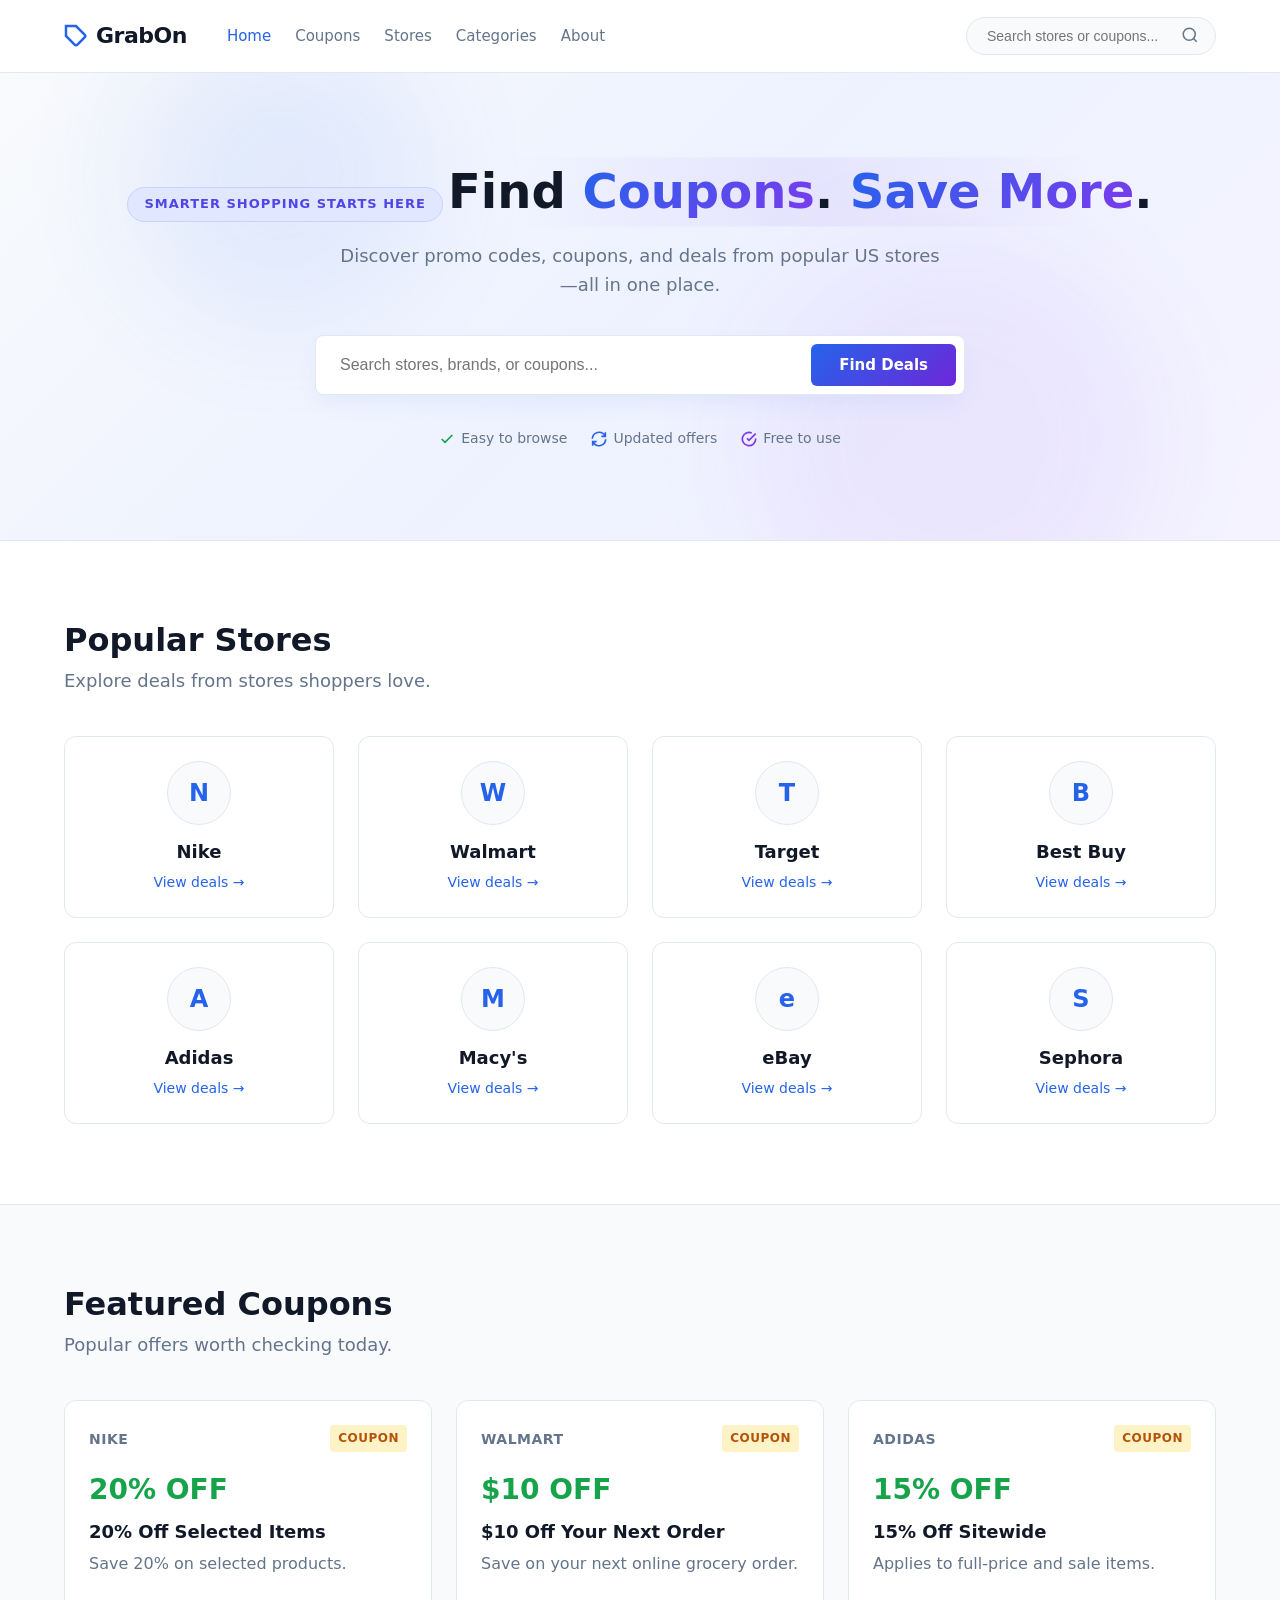
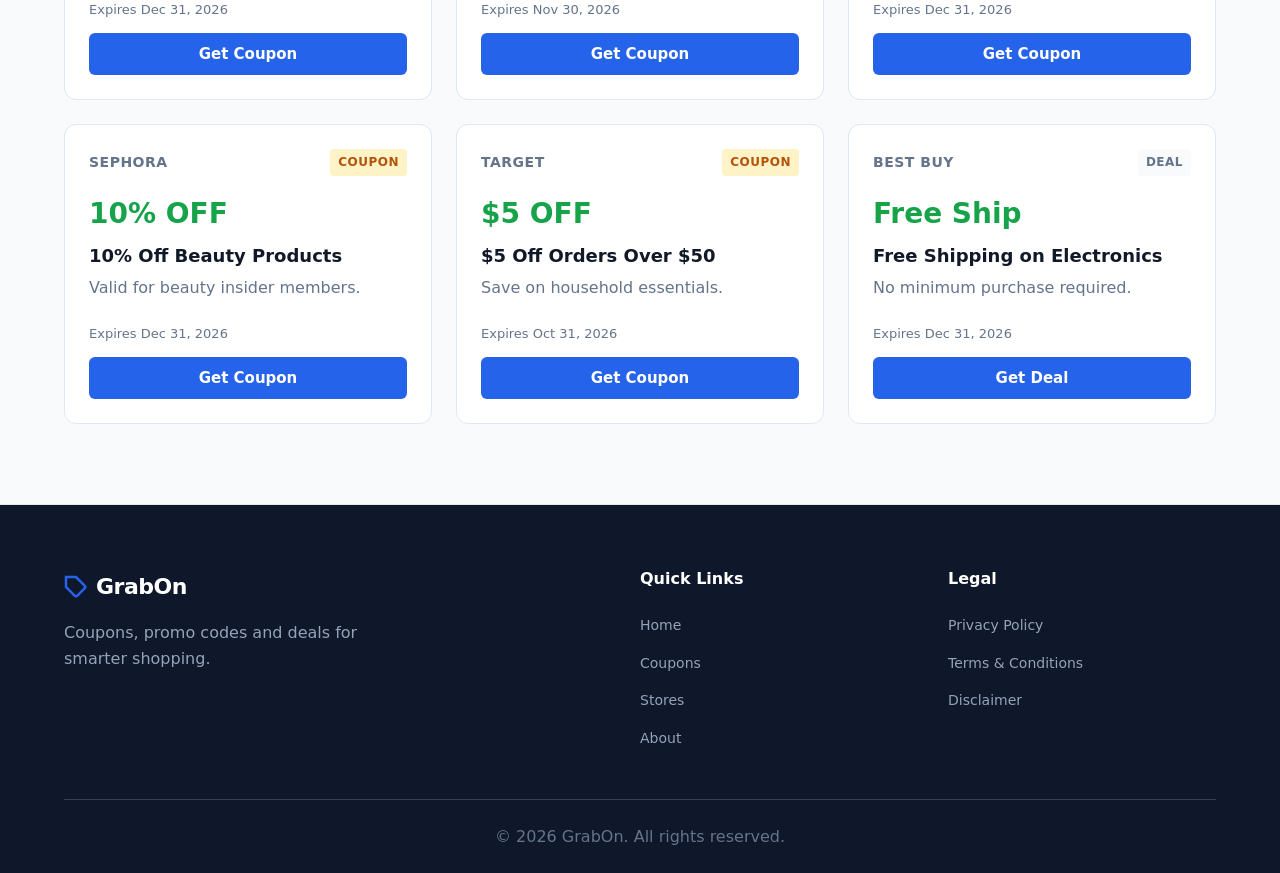
<file: index.html>
<!DOCTYPE html>
<html lang="en">
<head>
    <meta charset="UTF-8">
    <meta name="viewport" content="width=device-width, initial-scale=1.0">
    <title>GrabOn — Coupons, Promo Codes & Deals</title>
    <meta name="description" content="Find coupons, promo codes, and deals from popular US stores and save more on your online purchases.">
    <link rel="stylesheet" href="css/style.css">
</head>
<body>

    <!-- Header -->
    <header class="header">
        <div class="container header-container">
            <div class="header-left">
                <a href="index.html" class="logo">
                    <svg width="24" height="24" viewBox="0 0 24 24" fill="none" stroke="currentColor" stroke-width="2.5"><path d="M20.59 13.41l-7.17 7.17a2 2 0 0 1-2.83 0L2 12V2h10l8.59 8.59a2 2 0 0 1 0 2.82z"></path></svg>
                    GrabOn
                </a>
                <nav class="nav-desktop">
                    <a href="index.html" class="active">Home</a>
                    <a href="coupons.html">Coupons</a>
                    <a href="coupons.html">Stores</a>
                    <a href="coupons.html">Categories</a>
                    <a href="about.html">About</a>
                </nav>
            </div>
            
            <div class="header-right">
                <form action="coupons.html" method="GET" class="header-search-form">
                    <input type="text" name="search" placeholder="Search stores or coupons..." required>
                    <button type="submit">
                        <svg width="18" height="18" viewBox="0 0 24 24" fill="none" stroke="currentColor" stroke-width="2"><circle cx="11" cy="11" r="8"></circle><line x1="21" y1="21" x2="16.65" y2="16.65"></line></svg>
                    </button>
                </form>
                <button class="menu-toggle" id="mobile-menu-btn">
                    <svg width="24" height="24" viewBox="0 0 24 24" fill="none" stroke="currentColor" stroke-width="2"><path d="M3 12h18M3 6h18M3 18h18"></path></svg>
                </button>
            </div>
        </div>
        
        <!-- Mobile Menu -->
        <div class="mobile-menu" id="mobile-menu">
            <a href="index.html">Home</a>
            <a href="coupons.html">Coupons & Deals</a>
            <a href="about.html">About GrabOn</a>
            <form action="coupons.html" method="GET" style="display:flex; margin-top:8px;">
                <input type="text" name="search" placeholder="Search..." style="flex:1; padding:8px; border:1px solid var(--border-color); border-radius:4px;">
            </form>
        </div>
    </header>

    <!-- Hero -->
    <section class="hero">
        <!-- Decorative Background Blobs -->
        <div class="hero-blob hero-blob-1"></div>
        <div class="hero-blob hero-blob-2"></div>
        
        <div class="container">
            <span class="hero-eyebrow">Smarter Shopping Starts Here</span>
            <h1 class="hero-title">Find <span class="text-gradient">Coupons</span>. <span class="text-gradient">Save More</span>.</h1>
            <p class="hero-subtitle">Discover promo codes, coupons, and deals from popular US stores—all in one place.</p>
            
            <form action="coupons.html" method="GET" class="hero-search">
                <input type="text" name="search" placeholder="Search stores, brands, or coupons..." required>
                <button type="submit" class="btn-gradient">Find Deals</button>
            </form>
            
            <div class="hero-trust">
                <span class="trust-item">
                    <svg width="16" height="16" viewBox="0 0 24 24" fill="none" stroke="#16A34A" stroke-width="2.5"><polyline points="20 6 9 17 4 12"></polyline></svg>
                    Easy to browse
                </span>
                <span class="trust-item">
                    <svg width="16" height="16" viewBox="0 0 24 24" fill="none" stroke="#2563EB" stroke-width="2.5"><path d="M21.5 2v6h-6M2.5 22v-6h6M2 11.5a10 10 0 0 1 18.8-4.3M22 12.5a10 10 0 0 1-18.8 4.3"/></svg>
                    Updated offers
                </span>
                <span class="trust-item">
                    <svg width="16" height="16" viewBox="0 0 24 24" fill="none" stroke="#7C3AED" stroke-width="2.5"><path d="M22 11.08V12a10 10 0 1 1-5.93-9.14"></path><polyline points="22 4 12 14.01 9 11.01"></polyline></svg>
                    Free to use
                </span>
            </div>
        </div>
    </section>

    <!-- Popular Stores -->
    <section class="section">
        <div class="container">
            <div class="section-header">
                <h2>Popular Stores</h2>
                <p>Explore deals from stores shoppers love.</p>
            </div>
            
            <div class="stores-grid">
                <a href="coupons.html?store=Nike" class="store-card">
                    <div class="store-initial">N</div>
                    <h3>Nike</h3>
                    <span>View deals &rarr;</span>
                </a>
                <a href="coupons.html?store=Walmart" class="store-card">
                    <div class="store-initial">W</div>
                    <h3>Walmart</h3>
                    <span>View deals &rarr;</span>
                </a>
                <a href="coupons.html?store=Target" class="store-card">
                    <div class="store-initial">T</div>
                    <h3>Target</h3>
                    <span>View deals &rarr;</span>
                </a>
                <a href="coupons.html?store=Best Buy" class="store-card">
                    <div class="store-initial">B</div>
                    <h3>Best Buy</h3>
                    <span>View deals &rarr;</span>
                </a>
                <a href="coupons.html?store=Adidas" class="store-card">
                    <div class="store-initial">A</div>
                    <h3>Adidas</h3>
                    <span>View deals &rarr;</span>
                </a>
                <a href="coupons.html?store=Macy's" class="store-card">
                    <div class="store-initial">M</div>
                    <h3>Macy's</h3>
                    <span>View deals &rarr;</span>
                </a>
                <a href="coupons.html?store=eBay" class="store-card">
                    <div class="store-initial">e</div>
                    <h3>eBay</h3>
                    <span>View deals &rarr;</span>
                </a>
                <a href="coupons.html?store=Sephora" class="store-card">
                    <div class="store-initial">S</div>
                    <h3>Sephora</h3>
                    <span>View deals &rarr;</span>
                </a>
            </div>
        </div>
    </section>

    <!-- Featured Coupons -->
    <section class="section bg-sec">
        <div class="container">
            <div class="section-header">
                <h2>Featured Coupons</h2>
                <p>Popular offers worth checking today.</p>
            </div>
            
            <div class="coupons-grid" id="featured-coupons">
                <!-- Coupons injected via JS -->
            </div>
        </div>
    </section>

    <!-- Footer -->
    <footer class="footer">
        <div class="container">
            <div class="footer-grid">
                <div class="footer-brand">
                    <div class="logo">
                        <svg width="24" height="24" viewBox="0 0 24 24" fill="none" stroke="currentColor" stroke-width="2.5"><path d="M20.59 13.41l-7.17 7.17a2 2 0 0 1-2.83 0L2 12V2h10l8.59 8.59a2 2 0 0 1 0 2.82z"></path></svg>
                        GrabOn
                    </div>
                    <p>Coupons, promo codes and deals for smarter shopping.</p>
                </div>
                <div class="footer-links">
                    <h4>Quick Links</h4>
                    <ul>
                        <li><a href="index.html">Home</a></li>
                        <li><a href="coupons.html">Coupons</a></li>
                        <li><a href="coupons.html">Stores</a></li>
                        <li><a href="about.html">About</a></li>
                    </ul>
                </div>
                <div class="footer-links">
                    <h4>Legal</h4>
                    <ul>
                        <li><a href="privacy-policy.html">Privacy Policy</a></li>
                        <li><a href="terms.html">Terms & Conditions</a></li>
                        <li><a href="disclaimer.html">Disclaimer</a></li>
                    </ul>
                </div>
            </div>
            <div class="footer-bottom">
                <p>&copy; 2026 GrabOn. All rights reserved.</p>
            </div>
        </div>
    </footer>

    <!-- Coupon Modal -->
    <div class="modal-overlay" id="coupon-modal">
        <div class="modal-content">
            <button class="modal-close" id="modal-close">&times;</button>
            <p>Your Coupon</p>
            <div class="modal-store" id="modal-store">NIKE</div>
            <div class="modal-discount" id="modal-discount">20% OFF</div>
            
            <div class="modal-code-box" id="modal-code">SAVE20</div>
            
            <button class="modal-btn-copy" id="modal-copy-btn">Copy Code</button>
            <a href="#" class="modal-btn-visit">Visit Store</a>
        </div>
    </div>

    <script src="js/script.js"></script>
</body>
</html>
</file>
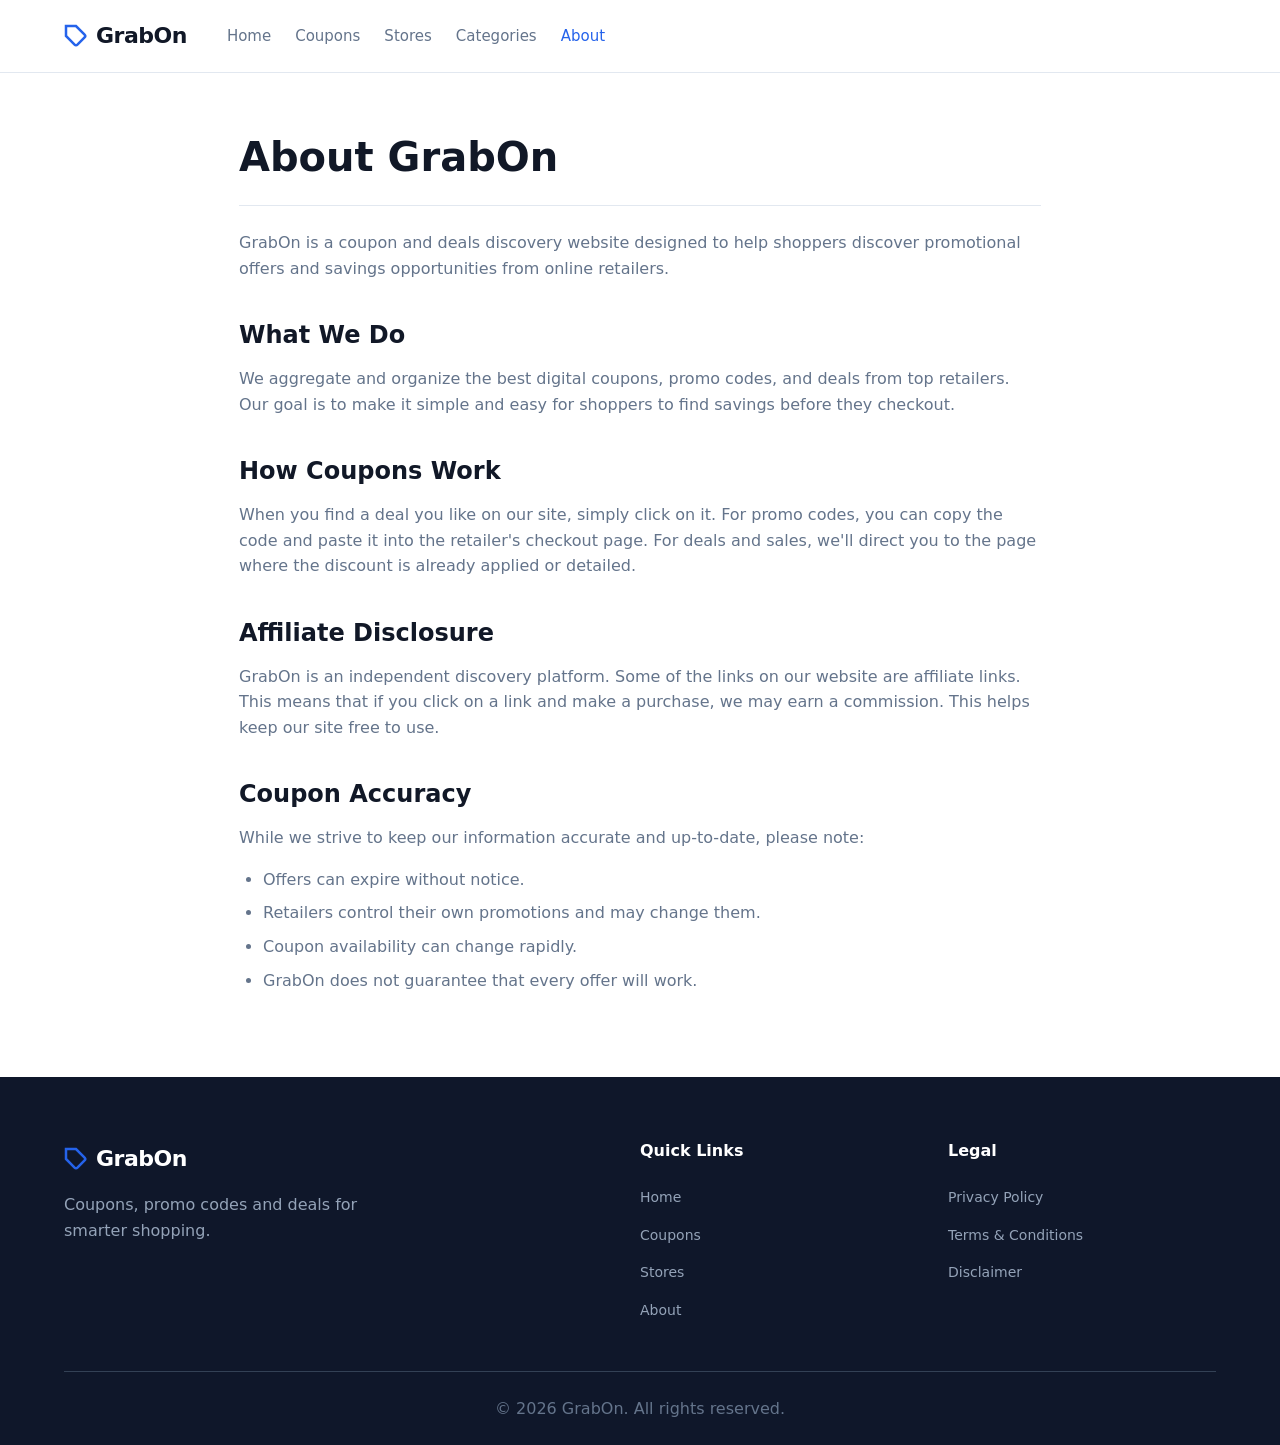
<file: about.html>
<!DOCTYPE html>
<html lang="en">
<head>
    <meta charset="UTF-8">
    <meta name="viewport" content="width=device-width, initial-scale=1.0">
    <title>About GrabOn — Coupons & Deals</title>
    <link rel="stylesheet" href="css/style.css">
</head>
<body>

    <!-- Header -->
    <header class="header">
        <div class="container header-container">
            <div class="header-left">
                <a href="index.html" class="logo">
                    <svg width="24" height="24" viewBox="0 0 24 24" fill="none" stroke="currentColor" stroke-width="2.5"><path d="M20.59 13.41l-7.17 7.17a2 2 0 0 1-2.83 0L2 12V2h10l8.59 8.59a2 2 0 0 1 0 2.82z"></path></svg>
                    GrabOn
                </a>
                <nav class="nav-desktop">
                    <a href="index.html">Home</a>
                    <a href="coupons.html">Coupons</a>
                    <a href="coupons.html">Stores</a>
                    <a href="coupons.html">Categories</a>
                    <a href="about.html" class="active">About</a>
                </nav>
            </div>
            
            <div class="header-right">
                <button class="menu-toggle" id="mobile-menu-btn">
                    <svg width="24" height="24" viewBox="0 0 24 24" fill="none" stroke="currentColor" stroke-width="2"><path d="M3 12h18M3 6h18M3 18h18"></path></svg>
                </button>
            </div>
        </div>
        <div class="mobile-menu" id="mobile-menu">
            <a href="index.html">Home</a>
            <a href="coupons.html">Coupons & Deals</a>
            <a href="about.html">About GrabOn</a>
        </div>
    </header>

    <div class="container">
        <div class="text-page">
            <h1>About GrabOn</h1>
            <p>GrabOn is a coupon and deals discovery website designed to help shoppers discover promotional offers and savings opportunities from online retailers.</p>
            
            <h2>What We Do</h2>
            <p>We aggregate and organize the best digital coupons, promo codes, and deals from top retailers. Our goal is to make it simple and easy for shoppers to find savings before they checkout.</p>
            
            <h2>How Coupons Work</h2>
            <p>When you find a deal you like on our site, simply click on it. For promo codes, you can copy the code and paste it into the retailer's checkout page. For deals and sales, we'll direct you to the page where the discount is already applied or detailed.</p>
            
            <h2>Affiliate Disclosure</h2>
            <p>GrabOn is an independent discovery platform. Some of the links on our website are affiliate links. This means that if you click on a link and make a purchase, we may earn a commission. This helps keep our site free to use.</p>
            
            <h2>Coupon Accuracy</h2>
            <p>While we strive to keep our information accurate and up-to-date, please note:</p>
            <ul>
                <li>Offers can expire without notice.</li>
                <li>Retailers control their own promotions and may change them.</li>
                <li>Coupon availability can change rapidly.</li>
                <li>GrabOn does not guarantee that every offer will work.</li>
            </ul>
        </div>
    </div>

    <!-- Footer -->
    <footer class="footer">
        <div class="container">
            <div class="footer-grid">
                <div class="footer-brand">
                    <div class="logo">
                        <svg width="24" height="24" viewBox="0 0 24 24" fill="none" stroke="currentColor" stroke-width="2.5"><path d="M20.59 13.41l-7.17 7.17a2 2 0 0 1-2.83 0L2 12V2h10l8.59 8.59a2 2 0 0 1 0 2.82z"></path></svg>
                        GrabOn
                    </div>
                    <p>Coupons, promo codes and deals for smarter shopping.</p>
                </div>
                <div class="footer-links">
                    <h4>Quick Links</h4>
                    <ul>
                        <li><a href="index.html">Home</a></li>
                        <li><a href="coupons.html">Coupons</a></li>
                        <li><a href="coupons.html">Stores</a></li>
                        <li><a href="about.html">About</a></li>
                    </ul>
                </div>
                <div class="footer-links">
                    <h4>Legal</h4>
                    <ul>
                        <li><a href="privacy-policy.html">Privacy Policy</a></li>
                        <li><a href="terms.html">Terms & Conditions</a></li>
                        <li><a href="disclaimer.html">Disclaimer</a></li>
                    </ul>
                </div>
            </div>
            <div class="footer-bottom">
                <p>&copy; 2026 GrabOn. All rights reserved.</p>
            </div>
        </div>
    </footer>

    <script src="js/script.js"></script>
</body>
</html>
</file>
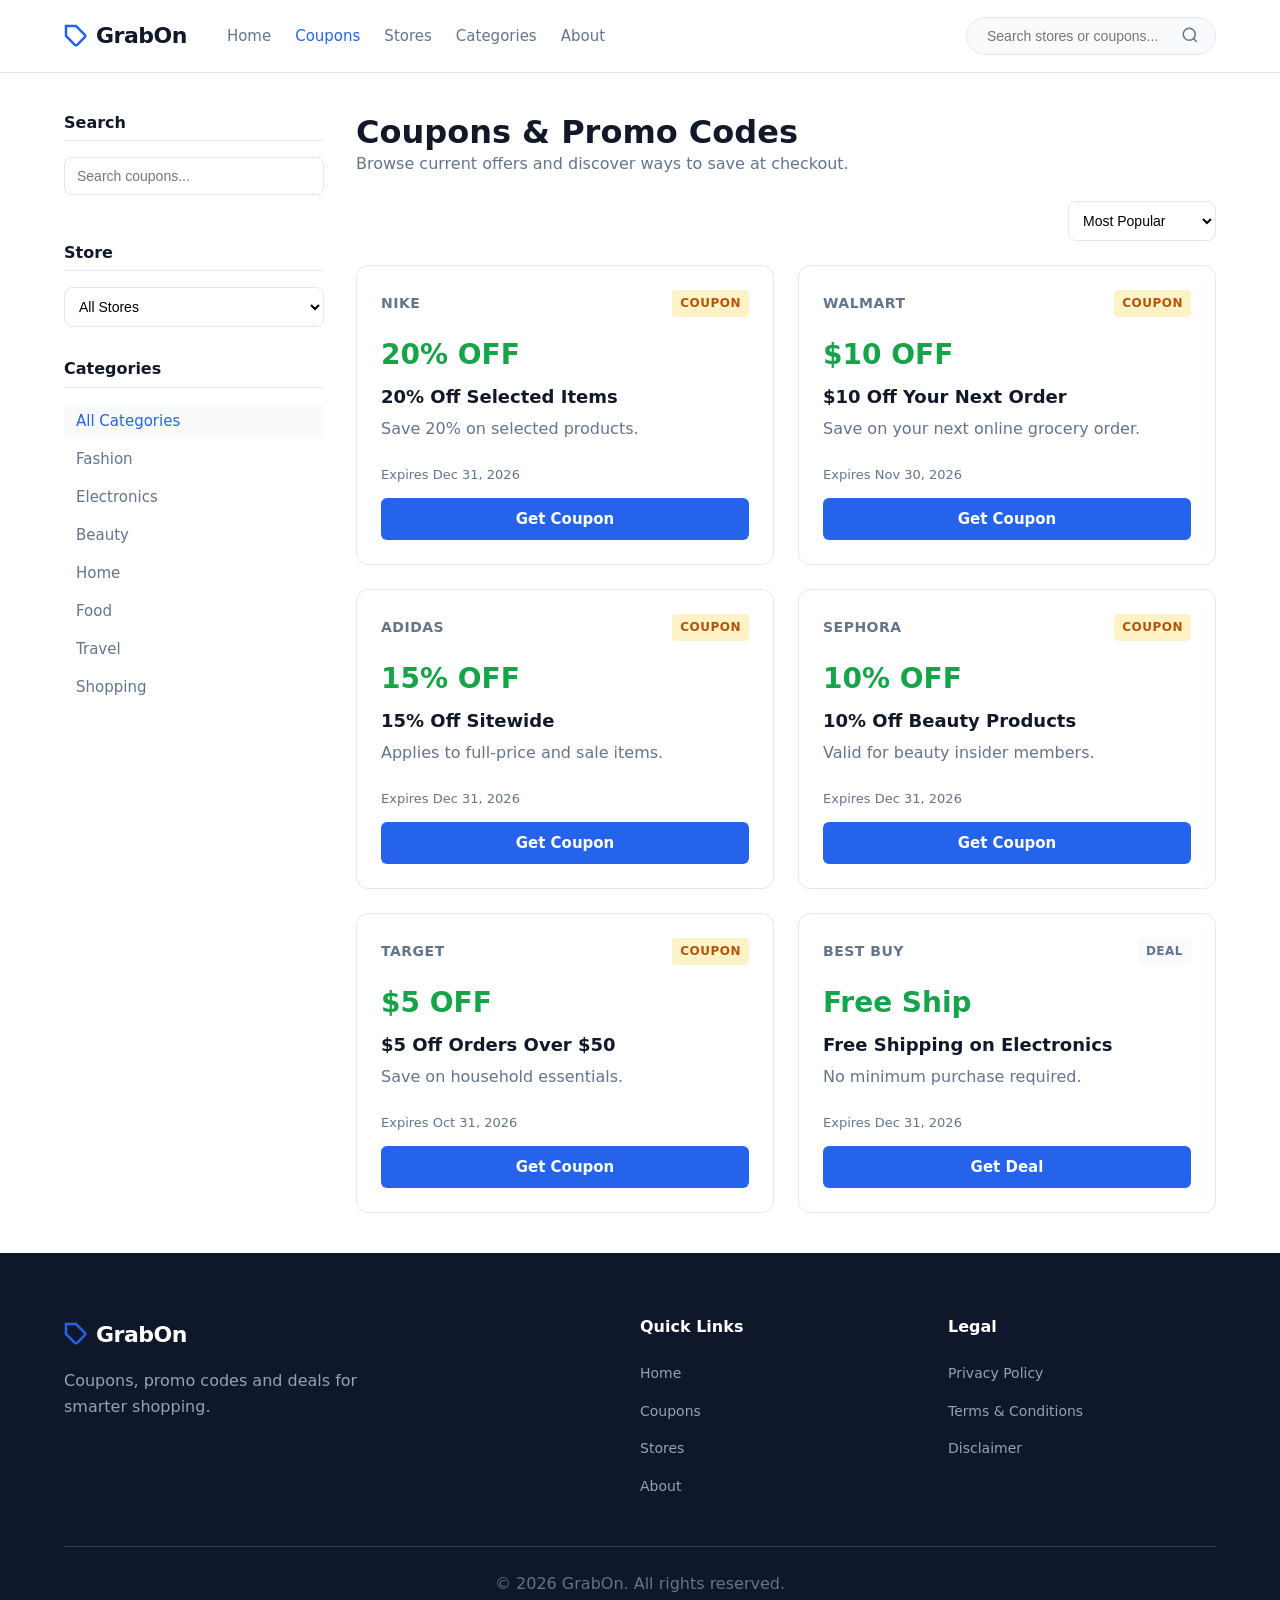
<file: coupons.html>
<!DOCTYPE html>
<html lang="en">
<head>
    <meta charset="UTF-8">
    <meta name="viewport" content="width=device-width, initial-scale=1.0">
    <title>Coupons & Promo Codes — GrabOn</title>
    <meta name="description" content="Browse current offers and discover ways to save at checkout.">
    <link rel="stylesheet" href="css/style.css">
</head>
<body>

    <!-- Header -->
    <header class="header">
        <div class="container header-container">
            <div class="header-left">
                <a href="index.html" class="logo">
                    <svg width="24" height="24" viewBox="0 0 24 24" fill="none" stroke="currentColor" stroke-width="2.5"><path d="M20.59 13.41l-7.17 7.17a2 2 0 0 1-2.83 0L2 12V2h10l8.59 8.59a2 2 0 0 1 0 2.82z"></path></svg>
                    GrabOn
                </a>
                <nav class="nav-desktop">
                    <a href="index.html">Home</a>
                    <a href="coupons.html" class="active">Coupons</a>
                    <a href="coupons.html">Stores</a>
                    <a href="coupons.html">Categories</a>
                    <a href="about.html">About</a>
                </nav>
            </div>
            
            <div class="header-right">
                <form action="coupons.html" method="GET" class="header-search-form">
                    <input type="text" name="search" placeholder="Search stores or coupons...">
                    <button type="submit">
                        <svg width="18" height="18" viewBox="0 0 24 24" fill="none" stroke="currentColor" stroke-width="2"><circle cx="11" cy="11" r="8"></circle><line x1="21" y1="21" x2="16.65" y2="16.65"></line></svg>
                    </button>
                </form>
                <button class="menu-toggle" id="mobile-menu-btn">
                    <svg width="24" height="24" viewBox="0 0 24 24" fill="none" stroke="currentColor" stroke-width="2"><path d="M3 12h18M3 6h18M3 18h18"></path></svg>
                </button>
            </div>
        </div>
        <!-- Mobile Menu -->
        <div class="mobile-menu" id="mobile-menu">
            <a href="index.html">Home</a>
            <a href="coupons.html">Coupons & Deals</a>
            <a href="about.html">About GrabOn</a>
        </div>
    </header>

    <div class="container">
        <div class="page-layout">
            
            <!-- Sidebar -->
            <aside class="sidebar">
                <div class="filter-group">
                    <h3>Search</h3>
                    <input type="text" id="page-search" class="filter-search" placeholder="Search coupons...">
                </div>
                
                <div class="filter-group">
                    <h3>Store</h3>
                    <select id="store-filter" class="filter-select">
                        <option value="All">All Stores</option>
                        <option value="Nike">Nike</option>
                        <option value="Walmart">Walmart</option>
                        <option value="Target">Target</option>
                        <option value="Best Buy">Best Buy</option>
                        <option value="Adidas">Adidas</option>
                        <option value="Sephora">Sephora</option>
                    </select>
                </div>

                <div class="filter-group">
                    <h3>Categories</h3>
                    <div class="filter-list">
                        <button class="filter-btn cat-btn active" data-cat="All">All Categories</button>
                        <button class="filter-btn cat-btn" data-cat="Fashion">Fashion</button>
                        <button class="filter-btn cat-btn" data-cat="Electronics">Electronics</button>
                        <button class="filter-btn cat-btn" data-cat="Beauty">Beauty</button>
                        <button class="filter-btn cat-btn" data-cat="Home">Home</button>
                        <button class="filter-btn cat-btn" data-cat="Food">Food</button>
                        <button class="filter-btn cat-btn" data-cat="Travel">Travel</button>
                        <button class="filter-btn cat-btn" data-cat="Shopping">Shopping</button>
                    </div>
                </div>
            </aside>

            <!-- Main Content -->
            <main class="main-content">
                <div class="section-header" style="margin-bottom: 24px;">
                    <h1 style="font-size: 32px;">Coupons & Promo Codes</h1>
                    <p style="font-size: 16px;">Browse current offers and discover ways to save at checkout.</p>
                </div>
                
                <div class="page-controls">
                    <div></div>
                    <select class="filter-select" style="width: auto;">
                        <option>Most Popular</option>
                        <option>Highest Discount</option>
                        <option>Newest</option>
                    </select>
                </div>

                <div class="coupons-grid" id="coupons-list" style="grid-template-columns: repeat(2, 1fr);">
                    <!-- Coupons injected via JS -->
                </div>
            </main>

        </div>
    </div>

    <!-- Footer -->
    <footer class="footer">
        <div class="container">
            <div class="footer-grid">
                <div class="footer-brand">
                    <div class="logo">
                        <svg width="24" height="24" viewBox="0 0 24 24" fill="none" stroke="currentColor" stroke-width="2.5"><path d="M20.59 13.41l-7.17 7.17a2 2 0 0 1-2.83 0L2 12V2h10l8.59 8.59a2 2 0 0 1 0 2.82z"></path></svg>
                        GrabOn
                    </div>
                    <p>Coupons, promo codes and deals for smarter shopping.</p>
                </div>
                <div class="footer-links">
                    <h4>Quick Links</h4>
                    <ul>
                        <li><a href="index.html">Home</a></li>
                        <li><a href="coupons.html">Coupons</a></li>
                        <li><a href="coupons.html">Stores</a></li>
                        <li><a href="about.html">About</a></li>
                    </ul>
                </div>
                <div class="footer-links">
                    <h4>Legal</h4>
                    <ul>
                        <li><a href="privacy-policy.html">Privacy Policy</a></li>
                        <li><a href="terms.html">Terms & Conditions</a></li>
                        <li><a href="disclaimer.html">Disclaimer</a></li>
                    </ul>
                </div>
            </div>
            <div class="footer-bottom">
                <p>&copy; 2026 GrabOn. All rights reserved.</p>
            </div>
        </div>
    </footer>

    <!-- Coupon Modal -->
    <div class="modal-overlay" id="coupon-modal">
        <div class="modal-content">
            <button class="modal-close" id="modal-close">&times;</button>
            <p>Your Coupon</p>
            <div class="modal-store" id="modal-store">NIKE</div>
            <div class="modal-discount" id="modal-discount">20% OFF</div>
            
            <div class="modal-code-box" id="modal-code">SAVE20</div>
            
            <button class="modal-btn-copy" id="modal-copy-btn">Copy Code</button>
            <a href="#" class="modal-btn-visit">Visit Store</a>
        </div>
    </div>

    <script src="js/script.js"></script>
</body>
</html>
</file>
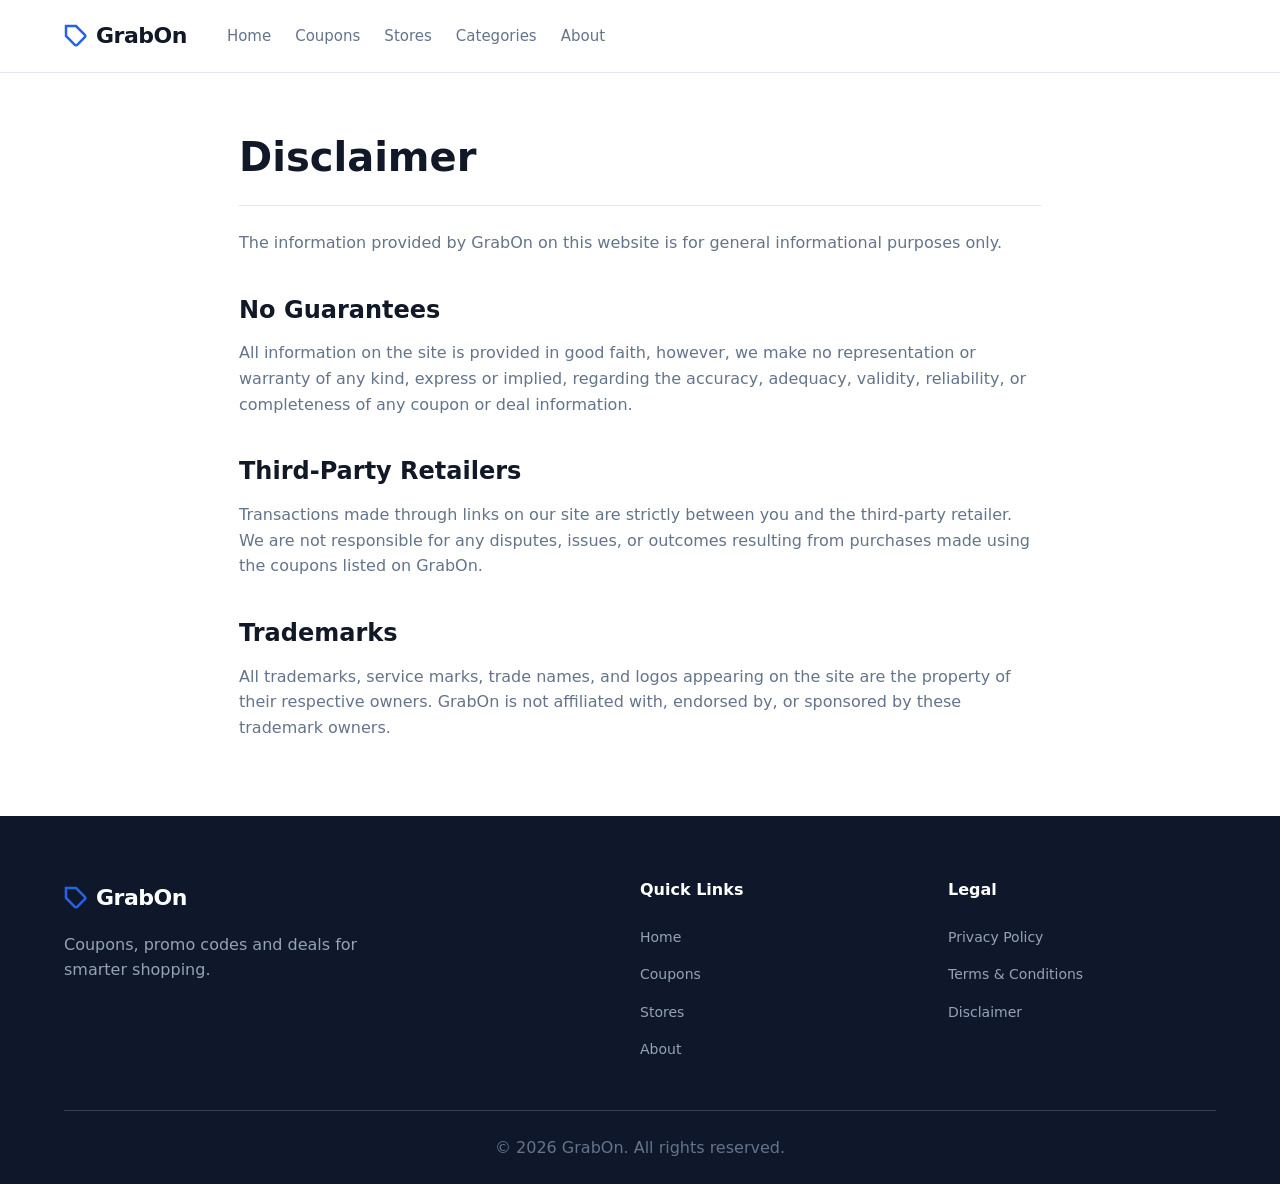
<file: disclaimer.html>
<!DOCTYPE html>
<html lang="en">
<head>
    <meta charset="UTF-8">
    <meta name="viewport" content="width=device-width, initial-scale=1.0">
    <title>Disclaimer — GrabOn</title>
    <link rel="stylesheet" href="css/style.css">
</head>
<body>

    <!-- Header -->
    <header class="header">
        <div class="container header-container">
            <div class="header-left">
                <a href="index.html" class="logo">
                    <svg width="24" height="24" viewBox="0 0 24 24" fill="none" stroke="currentColor" stroke-width="2.5"><path d="M20.59 13.41l-7.17 7.17a2 2 0 0 1-2.83 0L2 12V2h10l8.59 8.59a2 2 0 0 1 0 2.82z"></path></svg>
                    GrabOn
                </a>
                <nav class="nav-desktop">
                    <a href="index.html">Home</a>
                    <a href="coupons.html">Coupons</a>
                    <a href="coupons.html">Stores</a>
                    <a href="coupons.html">Categories</a>
                    <a href="about.html">About</a>
                </nav>
            </div>
            
            <div class="header-right">
                <button class="menu-toggle" id="mobile-menu-btn">
                    <svg width="24" height="24" viewBox="0 0 24 24" fill="none" stroke="currentColor" stroke-width="2"><path d="M3 12h18M3 6h18M3 18h18"></path></svg>
                </button>
            </div>
        </div>
        <div class="mobile-menu" id="mobile-menu">
            <a href="index.html">Home</a>
            <a href="coupons.html">Coupons & Deals</a>
            <a href="about.html">About GrabOn</a>
        </div>
    </header>

    <div class="container">
        <div class="text-page">
            <h1>Disclaimer</h1>
            
            <p>The information provided by GrabOn on this website is for general informational purposes only.</p>
            
            <h2>No Guarantees</h2>
            <p>All information on the site is provided in good faith, however, we make no representation or warranty of any kind, express or implied, regarding the accuracy, adequacy, validity, reliability, or completeness of any coupon or deal information.</p>
            
            <h2>Third-Party Retailers</h2>
            <p>Transactions made through links on our site are strictly between you and the third-party retailer. We are not responsible for any disputes, issues, or outcomes resulting from purchases made using the coupons listed on GrabOn.</p>
            
            <h2>Trademarks</h2>
            <p>All trademarks, service marks, trade names, and logos appearing on the site are the property of their respective owners. GrabOn is not affiliated with, endorsed by, or sponsored by these trademark owners.</p>
        </div>
    </div>

    <!-- Footer -->
    <footer class="footer">
        <div class="container">
            <div class="footer-grid">
                <div class="footer-brand">
                    <div class="logo">
                        <svg width="24" height="24" viewBox="0 0 24 24" fill="none" stroke="currentColor" stroke-width="2.5"><path d="M20.59 13.41l-7.17 7.17a2 2 0 0 1-2.83 0L2 12V2h10l8.59 8.59a2 2 0 0 1 0 2.82z"></path></svg>
                        GrabOn
                    </div>
                    <p>Coupons, promo codes and deals for smarter shopping.</p>
                </div>
                <div class="footer-links">
                    <h4>Quick Links</h4>
                    <ul>
                        <li><a href="index.html">Home</a></li>
                        <li><a href="coupons.html">Coupons</a></li>
                        <li><a href="coupons.html">Stores</a></li>
                        <li><a href="about.html">About</a></li>
                    </ul>
                </div>
                <div class="footer-links">
                    <h4>Legal</h4>
                    <ul>
                        <li><a href="privacy-policy.html">Privacy Policy</a></li>
                        <li><a href="terms.html">Terms & Conditions</a></li>
                        <li><a href="disclaimer.html">Disclaimer</a></li>
                    </ul>
                </div>
            </div>
            <div class="footer-bottom">
                <p>&copy; 2026 GrabOn. All rights reserved.</p>
            </div>
        </div>
    </footer>

    <script src="js/script.js"></script>
</body>
</html>
</file>
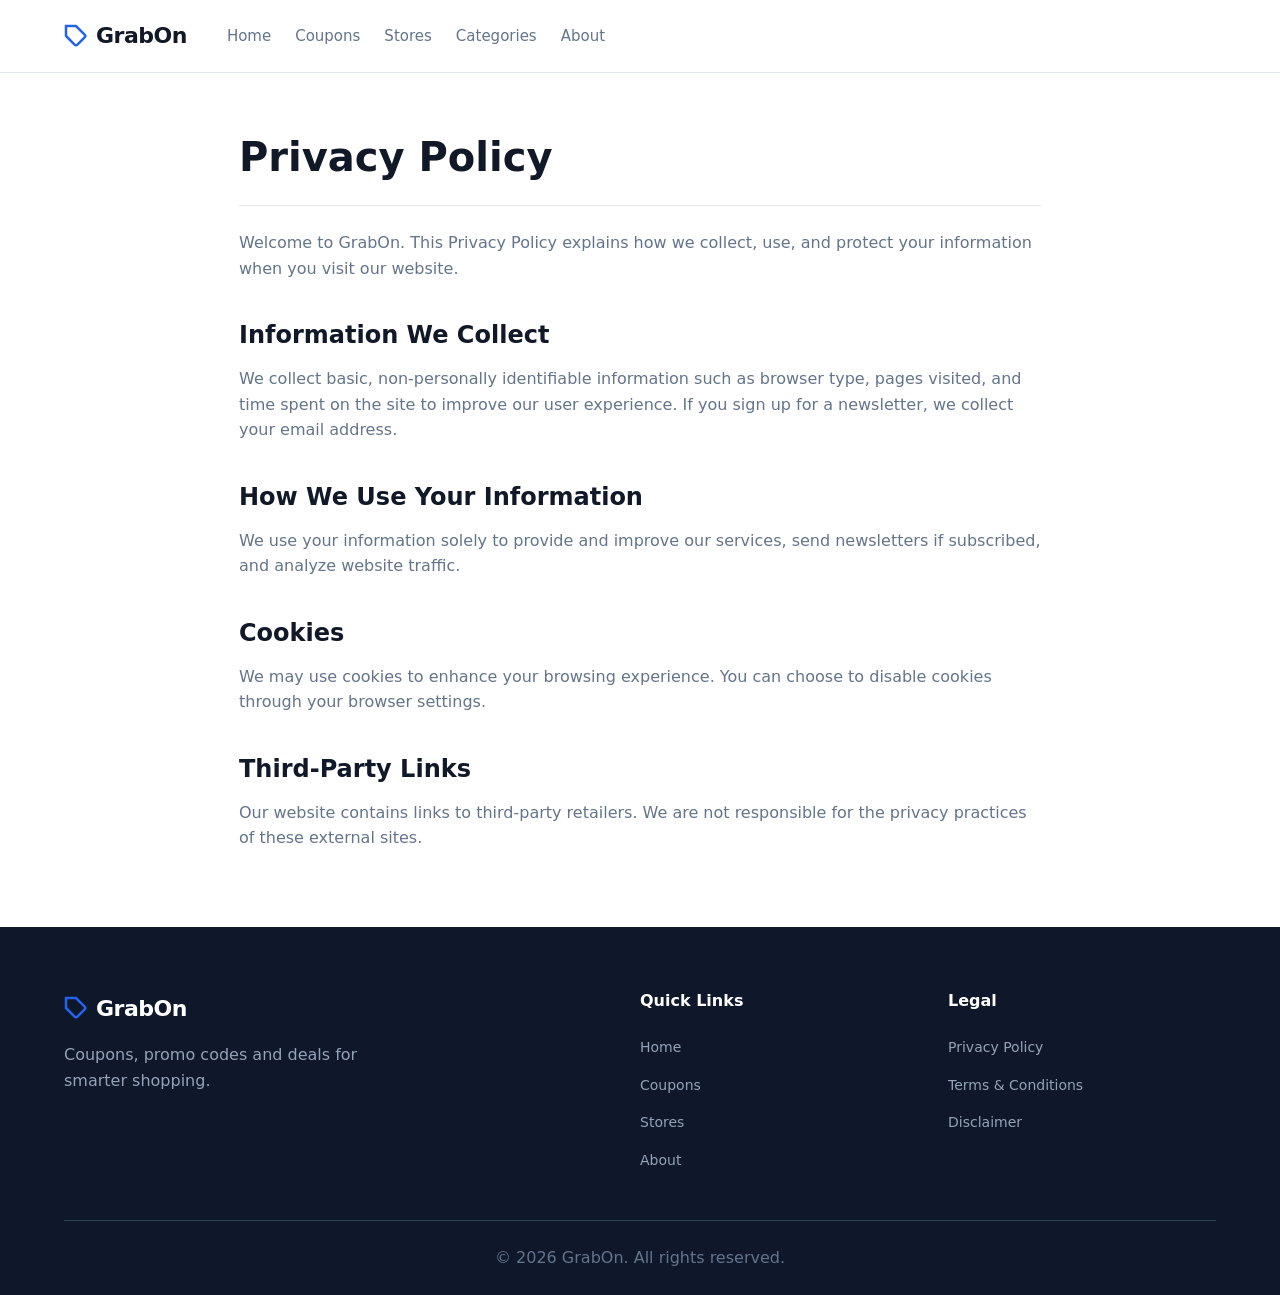
<file: privacy-policy.html>
<!DOCTYPE html>
<html lang="en">
<head>
    <meta charset="UTF-8">
    <meta name="viewport" content="width=device-width, initial-scale=1.0">
    <title>Privacy Policy — GrabOn</title>
    <link rel="stylesheet" href="css/style.css">
</head>
<body>

    <!-- Header -->
    <header class="header">
        <div class="container header-container">
            <div class="header-left">
                <a href="index.html" class="logo">
                    <svg width="24" height="24" viewBox="0 0 24 24" fill="none" stroke="currentColor" stroke-width="2.5"><path d="M20.59 13.41l-7.17 7.17a2 2 0 0 1-2.83 0L2 12V2h10l8.59 8.59a2 2 0 0 1 0 2.82z"></path></svg>
                    GrabOn
                </a>
                <nav class="nav-desktop">
                    <a href="index.html">Home</a>
                    <a href="coupons.html">Coupons</a>
                    <a href="coupons.html">Stores</a>
                    <a href="coupons.html">Categories</a>
                    <a href="about.html">About</a>
                </nav>
            </div>
            
            <div class="header-right">
                <button class="menu-toggle" id="mobile-menu-btn">
                    <svg width="24" height="24" viewBox="0 0 24 24" fill="none" stroke="currentColor" stroke-width="2"><path d="M3 12h18M3 6h18M3 18h18"></path></svg>
                </button>
            </div>
        </div>
        <div class="mobile-menu" id="mobile-menu">
            <a href="index.html">Home</a>
            <a href="coupons.html">Coupons & Deals</a>
            <a href="about.html">About GrabOn</a>
        </div>
    </header>

    <div class="container">
        <div class="text-page">
            <h1>Privacy Policy</h1>
            
            <p>Welcome to GrabOn. This Privacy Policy explains how we collect, use, and protect your information when you visit our website.</p>
            
            <h2>Information We Collect</h2>
            <p>We collect basic, non-personally identifiable information such as browser type, pages visited, and time spent on the site to improve our user experience. If you sign up for a newsletter, we collect your email address.</p>
            
            <h2>How We Use Your Information</h2>
            <p>We use your information solely to provide and improve our services, send newsletters if subscribed, and analyze website traffic.</p>
            
            <h2>Cookies</h2>
            <p>We may use cookies to enhance your browsing experience. You can choose to disable cookies through your browser settings.</p>
            
            <h2>Third-Party Links</h2>
            <p>Our website contains links to third-party retailers. We are not responsible for the privacy practices of these external sites.</p>
        </div>
    </div>

    <!-- Footer -->
    <footer class="footer">
        <div class="container">
            <div class="footer-grid">
                <div class="footer-brand">
                    <div class="logo">
                        <svg width="24" height="24" viewBox="0 0 24 24" fill="none" stroke="currentColor" stroke-width="2.5"><path d="M20.59 13.41l-7.17 7.17a2 2 0 0 1-2.83 0L2 12V2h10l8.59 8.59a2 2 0 0 1 0 2.82z"></path></svg>
                        GrabOn
                    </div>
                    <p>Coupons, promo codes and deals for smarter shopping.</p>
                </div>
                <div class="footer-links">
                    <h4>Quick Links</h4>
                    <ul>
                        <li><a href="index.html">Home</a></li>
                        <li><a href="coupons.html">Coupons</a></li>
                        <li><a href="coupons.html">Stores</a></li>
                        <li><a href="about.html">About</a></li>
                    </ul>
                </div>
                <div class="footer-links">
                    <h4>Legal</h4>
                    <ul>
                        <li><a href="privacy-policy.html">Privacy Policy</a></li>
                        <li><a href="terms.html">Terms & Conditions</a></li>
                        <li><a href="disclaimer.html">Disclaimer</a></li>
                    </ul>
                </div>
            </div>
            <div class="footer-bottom">
                <p>&copy; 2026 GrabOn. All rights reserved.</p>
            </div>
        </div>
    </footer>

    <script src="js/script.js"></script>
</body>
</html>
</file>
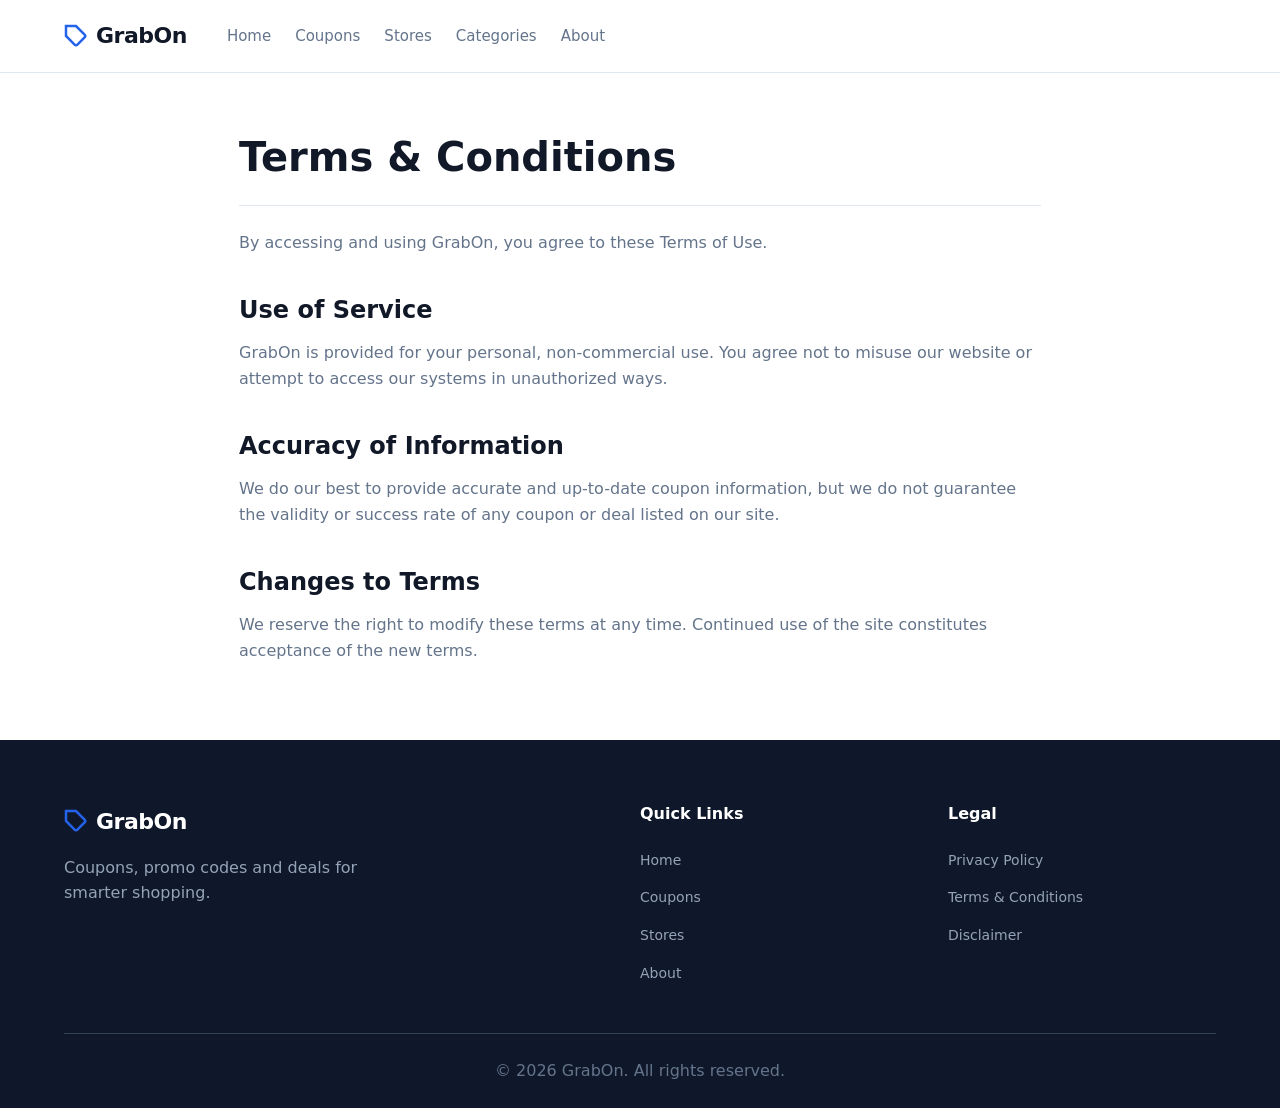
<file: terms.html>
<!DOCTYPE html>
<html lang="en">
<head>
    <script async defer src="https://tools.luckyorange.com/core/lo.js?site-id=6d7fcd43"></script>
    <meta charset="UTF-8">
    <meta name="viewport" content="width=device-width, initial-scale=1.0">
    <title>Terms & Conditions — GrabOn</title>
    <link rel="stylesheet" href="css/style.css">
</head>
<body>

    <!-- Header -->
    <header class="header">
        <div class="container header-container">
            <div class="header-left">
                <a href="index.html" class="logo">
                    <svg width="24" height="24" viewBox="0 0 24 24" fill="none" stroke="currentColor" stroke-width="2.5"><path d="M20.59 13.41l-7.17 7.17a2 2 0 0 1-2.83 0L2 12V2h10l8.59 8.59a2 2 0 0 1 0 2.82z"></path></svg>
                    GrabOn
                </a>
                <nav class="nav-desktop">
                    <a href="index.html">Home</a>
                    <a href="coupons.html">Coupons</a>
                    <a href="coupons.html">Stores</a>
                    <a href="coupons.html">Categories</a>
                    <a href="about.html">About</a>
                </nav>
            </div>
            
            <div class="header-right">
                <button class="menu-toggle" id="mobile-menu-btn">
                    <svg width="24" height="24" viewBox="0 0 24 24" fill="none" stroke="currentColor" stroke-width="2"><path d="M3 12h18M3 6h18M3 18h18"></path></svg>
                </button>
            </div>
        </div>
        <div class="mobile-menu" id="mobile-menu">
            <a href="index.html">Home</a>
            <a href="coupons.html">Coupons & Deals</a>
            <a href="about.html">About GrabOn</a>
        </div>
    </header>

    <div class="container">
        <div class="text-page">
            <h1>Terms & Conditions</h1>
            
            <p>By accessing and using GrabOn, you agree to these Terms of Use.</p>
            
            <h2>Use of Service</h2>
            <p>GrabOn is provided for your personal, non-commercial use. You agree not to misuse our website or attempt to access our systems in unauthorized ways.</p>
            
            <h2>Accuracy of Information</h2>
            <p>We do our best to provide accurate and up-to-date coupon information, but we do not guarantee the validity or success rate of any coupon or deal listed on our site.</p>
            
            <h2>Changes to Terms</h2>
            <p>We reserve the right to modify these terms at any time. Continued use of the site constitutes acceptance of the new terms.</p>
        </div>
    </div>

    <!-- Footer -->
    <footer class="footer">
        <div class="container">
            <div class="footer-grid">
                <div class="footer-brand">
                    <div class="logo">
                        <svg width="24" height="24" viewBox="0 0 24 24" fill="none" stroke="currentColor" stroke-width="2.5"><path d="M20.59 13.41l-7.17 7.17a2 2 0 0 1-2.83 0L2 12V2h10l8.59 8.59a2 2 0 0 1 0 2.82z"></path></svg>
                        GrabOn
                    </div>
                    <p>Coupons, promo codes and deals for smarter shopping.</p>
                </div>
                <div class="footer-links">
                    <h4>Quick Links</h4>
                    <ul>
                        <li><a href="index.html">Home</a></li>
                        <li><a href="coupons.html">Coupons</a></li>
                        <li><a href="coupons.html">Stores</a></li>
                        <li><a href="about.html">About</a></li>
                    </ul>
                </div>
                <div class="footer-links">
                    <h4>Legal</h4>
                    <ul>
                        <li><a href="privacy-policy.html">Privacy Policy</a></li>
                        <li><a href="terms.html">Terms & Conditions</a></li>
                        <li><a href="disclaimer.html">Disclaimer</a></li>
                    </ul>
                </div>
            </div>
            <div class="footer-bottom">
                <p>&copy; 2026 GrabOn. All rights reserved.</p>
            </div>
        </div>
    </footer>

    <script src="js/script.js"></script>
</body>
</html>
</file>
<file: css/style.css>
/* ==========================================================================
   RESET & VARIABLES
   ========================================================================== */
:root {
    --bg-main: #FFFFFF;
    --bg-sec: #F8FAFC;
    --text-primary: #111827;
    --text-sec: #64748B;
    --border-color: #E2E8F0;
    --primary: #2563EB;
    --primary-hover: #1D4ED8;
    --success: #16A34A;
    --footer-bg: #0F172A;
    
    --font-sans: 'Inter', system-ui, -apple-system, BlinkMacSystemFont, "Segoe UI", sans-serif;
    
    --max-width: 1200px;
    --radius: 12px;
    --radius-sm: 8px;
    --shadow-sm: 0 1px 2px rgba(0,0,0,0.05);
    --shadow-md: 0 4px 6px -1px rgba(0,0,0,0.1), 0 2px 4px -1px rgba(0,0,0,0.06);
    --shadow-lg: 0 10px 15px -3px rgba(0,0,0,0.1), 0 4px 6px -2px rgba(0,0,0,0.05);
}

*, *::before, *::after {
    box-sizing: border-box;
    margin: 0;
    padding: 0;
}

body {
    font-family: var(--font-sans);
    background-color: var(--bg-main);
    color: var(--text-primary);
    line-height: 1.6;
    -webkit-font-smoothing: antialiased;
}

a {
    color: var(--primary);
    text-decoration: none;
    transition: color 0.2s;
}

a:hover {
    color: var(--primary-hover);
}

img {
    max-width: 100%;
    height: auto;
    display: block;
}

button {
    font-family: inherit;
    cursor: pointer;
    border: none;
    background: transparent;
}

ul {
    list-style: none;
}

.container {
    max-width: var(--max-width);
    margin: 0 auto;
    padding: 0 24px;
}

/* ==========================================================================
   TYPOGRAPHY
   ========================================================================== */
h1, h2, h3, h4, h5, h6 {
    color: var(--text-primary);
    font-weight: 700;
    line-height: 1.2;
}

h1 { font-size: 48px; }
h2 { font-size: 32px; }
h3 { font-size: 24px; }
p { font-size: 16px; color: var(--text-sec); }

@media (max-width: 768px) {
    h1 { font-size: 36px; }
    h2 { font-size: 28px; }
    h3 { font-size: 20px; }
}

/* ==========================================================================
   HEADER
   ========================================================================== */
.header {
    background: var(--bg-main);
    border-bottom: 1px solid var(--border-color);
    position: sticky;
    top: 0;
    z-index: 100;
}

.header-container {
    display: flex;
    justify-content: space-between;
    align-items: center;
    height: 72px;
}

.header-left {
    display: flex;
    align-items: center;
    gap: 40px;
}

.logo {
    display: inline-flex;
    align-items: center;
    gap: 8px;
    font-size: 22px;
    font-weight: 800;
    color: var(--text-primary);
    letter-spacing: -0.5px;
}
.logo svg {
    color: var(--primary);
}

.nav-desktop {
    display: flex;
    gap: 24px;
}

.nav-desktop a {
    color: var(--text-sec);
    font-size: 15px;
    font-weight: 500;
}

.nav-desktop a:hover, .nav-desktop a.active {
    color: var(--primary);
}

.header-right {
    display: flex;
    align-items: center;
    position: relative;
}

.header-search-form {
    display: flex;
    align-items: center;
    background: var(--bg-sec);
    border: 1px solid var(--border-color);
    border-radius: 9999px;
    padding: 6px 16px;
    width: 250px;
}

.header-search-form input {
    border: none;
    background: transparent;
    outline: none;
    width: 100%;
    font-size: 14px;
    padding: 4px;
}
.header-search-form svg {
    color: var(--text-sec);
}

.menu-toggle {
    display: none;
    color: var(--text-primary);
}

/* ==========================================================================
   HERO
   ========================================================================== */
.hero {
    background: linear-gradient(135deg, #F8FAFC 0%, #EEF2FF 50%, #F5F3FF 100%);
    padding: 90px 0;
    text-align: center;
    border-bottom: 1px solid var(--border-color);
    position: relative;
    overflow: hidden;
}

/* Decorative Blobs */
.hero-blob {
    position: absolute;
    border-radius: 50%;
    filter: blur(60px);
    z-index: 0;
    opacity: 0.6;
    pointer-events: none;
}
.hero-blob-1 {
    top: -50px;
    left: 10%;
    width: 300px;
    height: 300px;
    background: rgba(37, 99, 235, 0.15); /* Soft Blue */
}
.hero-blob-2 {
    bottom: -100px;
    right: 10%;
    width: 400px;
    height: 400px;
    background: rgba(124, 58, 237, 0.12); /* Soft Purple */
}

.hero .container {
    position: relative;
    z-index: 1;
}

.hero-eyebrow {
    font-size: 13px;
    font-weight: 700;
    color: #4F46E5;
    background: #E0E7FF;
    border: 1px solid #C7D2FE;
    text-transform: uppercase;
    letter-spacing: 1px;
    margin-bottom: 20px;
    display: inline-block;
    padding: 6px 16px;
    border-radius: 9999px;
}

.hero-title {
    margin-bottom: 20px;
    position: relative;
    display: inline-block;
}

/* Subtle glow behind title */
.hero-title::before {
    content: '';
    position: absolute;
    top: 50%;
    left: 50%;
    transform: translate(-50%, -50%);
    width: 120%;
    height: 120%;
    background: radial-gradient(circle, rgba(124, 58, 237, 0.08) 0%, transparent 70%);
    z-index: -1;
    pointer-events: none;
}

.text-gradient {
    background: linear-gradient(135deg, #2563EB, #7C3AED);
    -webkit-background-clip: text;
    -webkit-text-fill-color: transparent;
    background-clip: text;
}

.hero-subtitle {
    font-size: 18px;
    max-width: 600px;
    margin: 0 auto 36px;
}

.hero-search {
    max-width: 650px;
    margin: 0 auto;
    display: flex;
    background: var(--bg-main);
    border: 1px solid var(--border-color);
    border-radius: var(--radius-sm);
    box-shadow: 0 10px 25px -5px rgba(37, 99, 235, 0.08);
    padding: 8px;
    transition: box-shadow 0.3s, border-color 0.3s;
}

.hero-search:focus-within {
    box-shadow: 0 15px 35px -5px rgba(37, 99, 235, 0.12);
    border-color: #BFDBFE;
}

.hero-search input {
    flex: 1;
    border: none;
    padding: 12px 16px;
    font-size: 16px;
    outline: none;
    background: transparent;
}

.btn-gradient {
    background: linear-gradient(135deg, #2563EB 0%, #6D28D9 100%);
    color: var(--bg-main);
    padding: 12px 28px;
    border-radius: 6px;
    font-weight: 600;
    font-size: 15px;
    border: none;
    cursor: pointer;
    transition: transform 0.2s, box-shadow 0.2s;
}

.btn-gradient:hover {
    transform: translateY(-1px);
    box-shadow: 0 6px 15px rgba(109, 40, 217, 0.25);
}

.hero-trust {
    display: flex;
    justify-content: center;
    gap: 24px;
    margin-top: 36px;
    font-size: 14px;
    color: var(--text-sec);
    font-weight: 500;
}

.trust-item {
    display: flex;
    align-items: center;
    gap: 6px;
}

.btn-primary {
    background: var(--primary);
    color: var(--bg-main);
    padding: 12px 24px;
    border-radius: 6px;
    font-weight: 600;
    font-size: 15px;
    transition: background 0.2s;
}

.btn-primary:hover {
    background: var(--primary-hover);
    color: var(--bg-main);
}

.hero-trust {
    display: flex;
    justify-content: center;
    gap: 24px;
    margin-top: 32px;
    font-size: 14px;
    color: var(--text-sec);
    font-weight: 500;
}

/* ==========================================================================
   SECTIONS & GRIDS
   ========================================================================== */
.section {
    padding: 80px 0;
}
.section.bg-sec {
    background-color: var(--bg-sec);
    border-top: 1px solid var(--border-color);
    border-bottom: 1px solid var(--border-color);
}

.section-header {
    text-align: left;
    margin-bottom: 40px;
}
.section-header h2 {
    margin-bottom: 8px;
}
.section-header p {
    font-size: 18px;
}

/* Popular Stores */
.stores-grid {
    display: grid;
    grid-template-columns: repeat(4, 1fr);
    gap: 24px;
}

.store-card {
    background: var(--bg-main);
    border: 1px solid var(--border-color);
    border-radius: var(--radius);
    padding: 24px;
    text-align: center;
    display: flex;
    flex-direction: column;
    align-items: center;
    transition: box-shadow 0.2s, transform 0.2s;
}

.store-card:hover {
    box-shadow: var(--shadow-md);
    transform: translateY(-2px);
}

.store-initial {
    width: 64px;
    height: 64px;
    background: var(--bg-sec);
    border-radius: 50%;
    display: flex;
    align-items: center;
    justify-content: center;
    font-size: 24px;
    font-weight: 700;
    color: var(--primary);
    margin-bottom: 16px;
    border: 1px solid var(--border-color);
}

.store-card h3 {
    font-size: 18px;
    margin-bottom: 8px;
}

.store-card span {
    font-size: 14px;
    font-weight: 500;
    color: var(--primary);
}

/* Coupon Cards */
.coupons-grid {
    display: grid;
    grid-template-columns: repeat(3, 1fr);
    gap: 24px;
}

.coupon-card {
    background: var(--bg-main);
    border: 1px solid var(--border-color);
    border-radius: var(--radius);
    padding: 24px;
    display: flex;
    flex-direction: column;
    transition: box-shadow 0.2s;
}

.coupon-card:hover {
    box-shadow: var(--shadow-sm);
    border-color: #cbd5e1;
}

.coupon-header {
    display: flex;
    justify-content: space-between;
    align-items: center;
    margin-bottom: 16px;
    font-size: 14px;
    font-weight: 600;
    color: var(--text-sec);
    text-transform: uppercase;
    letter-spacing: 0.5px;
}

.coupon-badge {
    background: #FEF3C7;
    color: #B45309;
    padding: 4px 8px;
    border-radius: 4px;
    font-size: 12px;
}
.coupon-badge.deal {
    background: var(--bg-sec);
    color: var(--text-sec);
}

.coupon-discount {
    font-size: 28px;
    font-weight: 800;
    color: var(--success);
    margin-bottom: 8px;
}

.coupon-title {
    font-size: 18px;
    margin-bottom: 8px;
}

.coupon-desc {
    margin-bottom: 24px;
    flex-grow: 1;
}

.coupon-footer {
    display: flex;
    flex-direction: column;
    gap: 12px;
}

.coupon-expires {
    font-size: 13px;
    color: var(--text-sec);
}

.btn-block {
    width: 100%;
    text-align: center;
    display: block;
}

/* ==========================================================================
   COUPONS PAGE
   ========================================================================== */
.page-layout {
    display: flex;
    gap: 32px;
    padding: 40px 0;
}

.sidebar {
    width: 260px;
    flex-shrink: 0;
}

.filter-group {
    margin-bottom: 32px;
}

.filter-group h3 {
    font-size: 16px;
    margin-bottom: 16px;
    padding-bottom: 8px;
    border-bottom: 1px solid var(--border-color);
}

.filter-search {
    width: 100%;
    padding: 10px 12px;
    border: 1px solid var(--border-color);
    border-radius: var(--radius-sm);
    font-size: 14px;
    outline: none;
    margin-bottom: 16px;
}

.filter-list {
    display: flex;
    flex-direction: column;
    gap: 4px;
}

.filter-btn {
    text-align: left;
    padding: 8px 12px;
    border-radius: 6px;
    color: var(--text-sec);
    font-size: 15px;
    transition: all 0.2s;
}

.filter-btn:hover, .filter-btn.active {
    background: var(--bg-sec);
    color: var(--primary);
    font-weight: 500;
}

.filter-select {
    width: 100%;
    padding: 10px;
    border: 1px solid var(--border-color);
    border-radius: var(--radius-sm);
    font-size: 14px;
    background: var(--bg-main);
}

.main-content {
    flex-grow: 1;
}

.page-controls {
    display: flex;
    justify-content: space-between;
    align-items: center;
    margin-bottom: 24px;
}

/* ==========================================================================
   TEXT PAGES (LEGAL/ABOUT)
   ========================================================================== */
.text-page {
    max-width: 850px;
    margin: 0 auto;
    padding: 60px 24px;
}

.text-page h1 {
    font-size: 40px;
    margin-bottom: 24px;
    padding-bottom: 24px;
    border-bottom: 1px solid var(--border-color);
}

.text-page h2 {
    font-size: 24px;
    margin-top: 40px;
    margin-bottom: 16px;
}

.text-page p {
    margin-bottom: 16px;
    font-size: 16px;
}

.text-page ul {
    margin-bottom: 24px;
    padding-left: 24px;
    list-style-type: disc;
    color: var(--text-sec);
}

.text-page li {
    margin-bottom: 8px;
}

/* ==========================================================================
   FOOTER
   ========================================================================== */
.footer {
    background: var(--footer-bg);
    color: #F8FAFC;
    padding: 64px 0 24px;
}

.footer-grid {
    display: grid;
    grid-template-columns: 2fr 1fr 1fr;
    gap: 40px;
    margin-bottom: 48px;
}

.footer-brand .logo {
    color: #FFFFFF;
    margin-bottom: 16px;
}

.footer-brand p {
    color: #94A3B8;
    max-width: 300px;
}

.footer h4 {
    font-size: 16px;
    margin-bottom: 24px;
    color: #FFFFFF;
}

.footer ul {
    display: flex;
    flex-direction: column;
    gap: 12px;
}

.footer a {
    color: #94A3B8;
    font-size: 14px;
}

.footer a:hover {
    color: #FFFFFF;
}

.footer-bottom {
    border-top: 1px solid #334155;
    padding-top: 24px;
    text-align: center;
    color: #94A3B8;
    font-size: 14px;
}

/* ==========================================================================
   MODAL
   ========================================================================== */
.modal-overlay {
    position: fixed;
    top: 0; left: 0; right: 0; bottom: 0;
    background: rgba(17, 24, 39, 0.7);
    display: flex;
    align-items: center;
    justify-content: center;
    z-index: 1000;
    opacity: 0;
    visibility: hidden;
    transition: opacity 0.2s;
    padding: 16px;
}

.modal-overlay.active {
    opacity: 1;
    visibility: visible;
}

.modal-content {
    background: var(--bg-main);
    width: 100%;
    max-width: 450px;
    border-radius: var(--radius);
    padding: 32px;
    position: relative;
    text-align: center;
    transform: translateY(20px);
    transition: transform 0.2s;
}

.modal-overlay.active .modal-content {
    transform: translateY(0);
}

.modal-close {
    position: absolute;
    top: 16px;
    right: 16px;
    width: 32px;
    height: 32px;
    display: flex;
    align-items: center;
    justify-content: center;
    border-radius: 50%;
    background: var(--bg-sec);
    color: var(--text-sec);
    transition: background 0.2s;
}
.modal-close:hover {
    background: var(--border-color);
}

.modal-store {
    font-size: 14px;
    font-weight: 600;
    color: var(--text-sec);
    text-transform: uppercase;
    letter-spacing: 0.5px;
    margin-bottom: 8px;
}

.modal-discount {
    font-size: 32px;
    font-weight: 800;
    color: var(--success);
    margin-bottom: 24px;
}

.modal-code-box {
    background: var(--bg-sec);
    border: 2px dashed var(--border-color);
    border-radius: var(--radius-sm);
    padding: 16px;
    margin-bottom: 16px;
    font-family: monospace;
    font-size: 24px;
    font-weight: 700;
    color: var(--text-primary);
    letter-spacing: 2px;
}

.modal-btn-copy {
    width: 100%;
    padding: 14px;
    background: var(--primary);
    color: white;
    font-weight: 600;
    font-size: 16px;
    border-radius: var(--radius-sm);
    margin-bottom: 12px;
    transition: background 0.2s;
}
.modal-btn-copy.success {
    background: var(--success);
}

.modal-btn-visit {
    display: block;
    width: 100%;
    padding: 14px;
    background: transparent;
    border: 1px solid var(--border-color);
    color: var(--text-primary);
    font-weight: 600;
    font-size: 16px;
    border-radius: var(--radius-sm);
}

/* ==========================================================================
   MOBILE & RESPONSIVE
   ========================================================================== */
.mobile-menu {
    display: none;
    position: absolute;
    top: 73px;
    left: 0;
    width: 100%;
    background: var(--bg-main);
    border-bottom: 1px solid var(--border-color);
    padding: 16px 24px;
    box-shadow: var(--shadow-md);
    flex-direction: column;
    gap: 16px;
}
.mobile-menu.active {
    display: flex;
}

@media (max-width: 1024px) {
    .coupons-grid { grid-template-columns: repeat(2, 1fr); }
    .stores-grid { grid-template-columns: repeat(3, 1fr); }
}

@media (max-width: 768px) {
    .section { padding: 50px 0; }
    .nav-desktop, .header-search-form { display: none; }
    .menu-toggle { display: block; }
    
    .hero { padding: 50px 0; }
    .hero-search { flex-direction: column; background: transparent; border: none; box-shadow: none; padding: 0; gap: 12px; }
    .hero-search input { background: var(--bg-main); border: 1px solid var(--border-color); border-radius: var(--radius-sm); }
    .hero-search .btn-primary { width: 100%; }
    
    .stores-grid { grid-template-columns: repeat(2, 1fr); }
    .coupons-grid { grid-template-columns: 1fr; }
    
    .page-layout { flex-direction: column; }
    .sidebar { width: 100%; }
    
    .footer-grid { grid-template-columns: 1fr; gap: 32px; }
}

@media (max-width: 480px) {
    .stores-grid { grid-template-columns: repeat(2, 1fr); }
}
</file>
